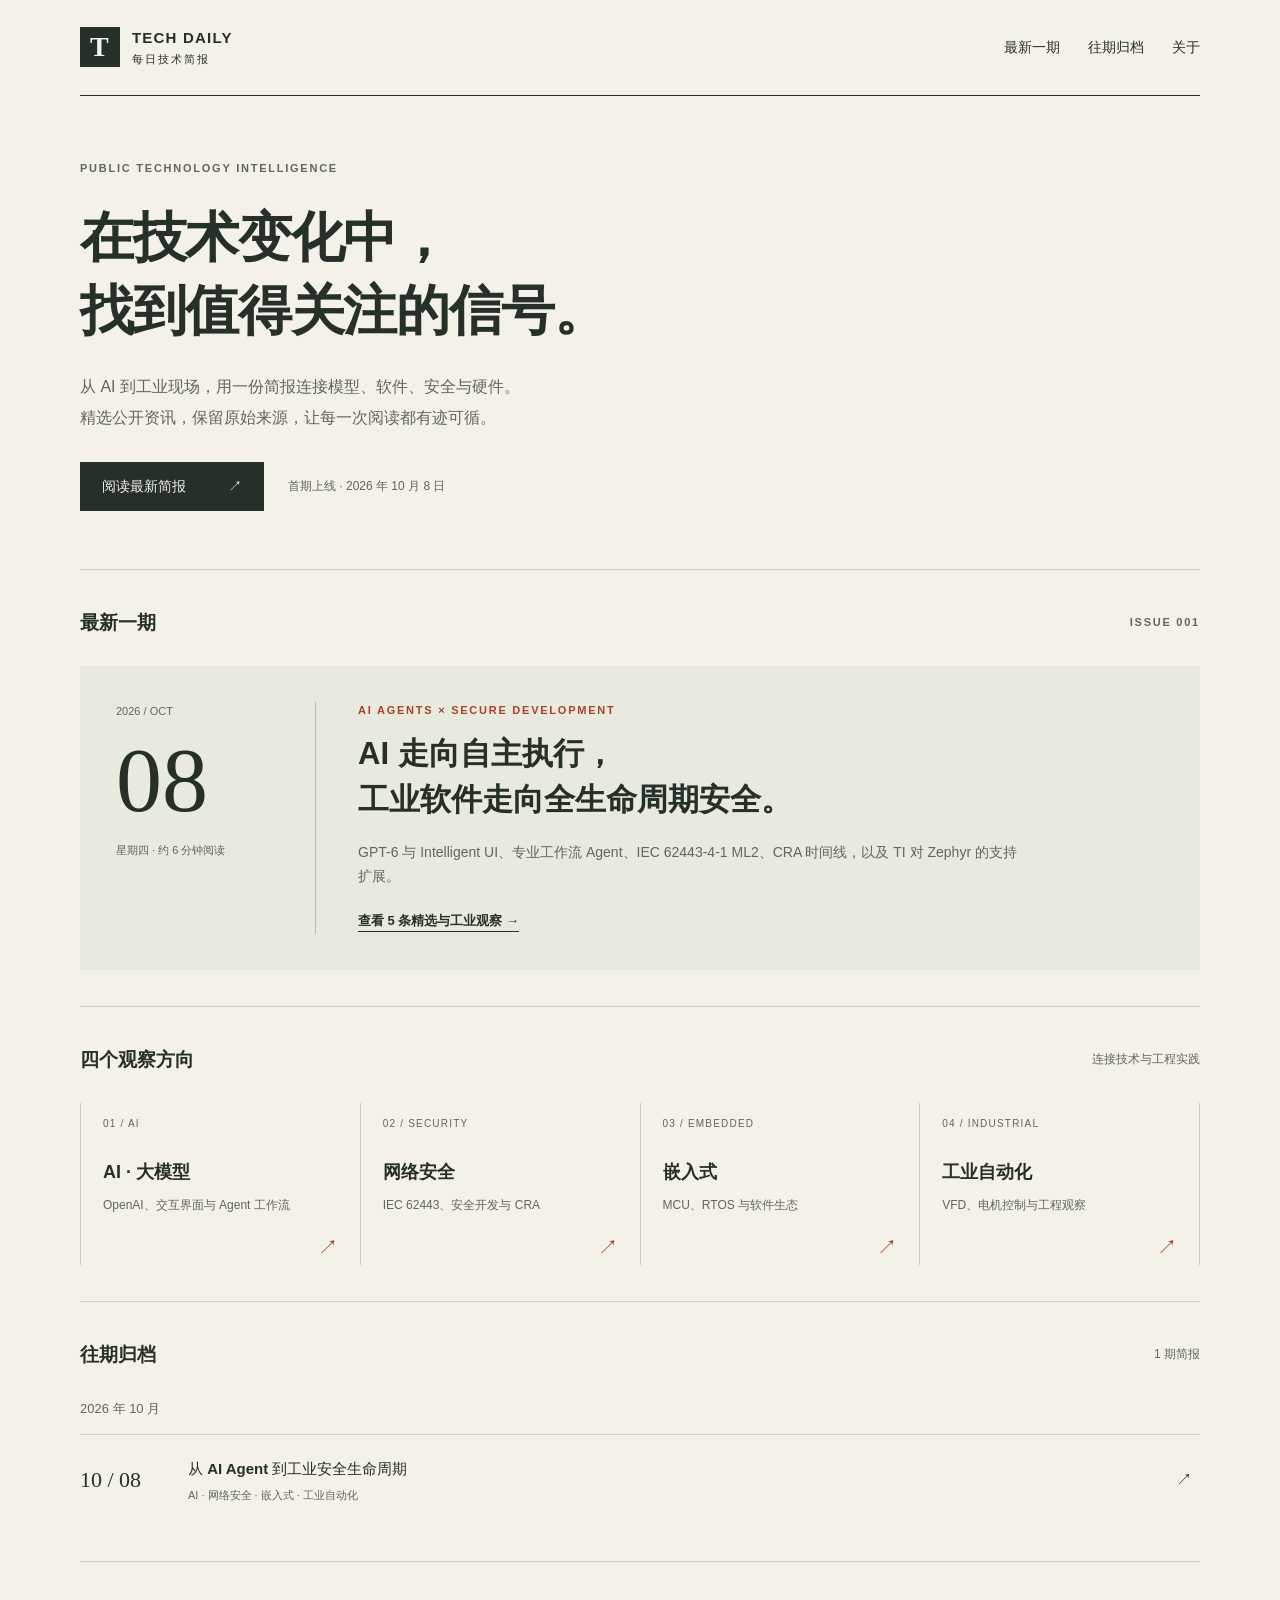
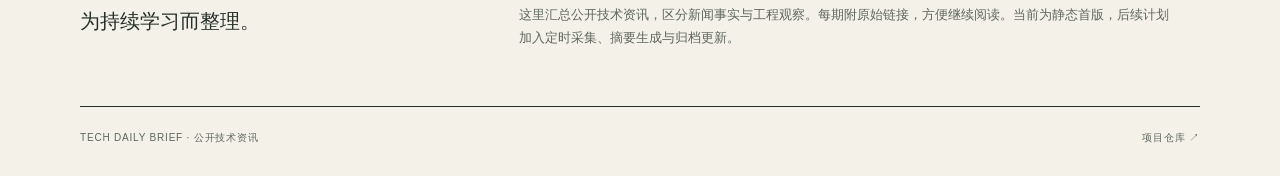
<file: index.html>
<!doctype html>
<html lang="zh-CN">
<head>
  <meta charset="utf-8">
  <meta name="viewport" content="width=device-width, initial-scale=1">
  <meta name="description" content="每日技术简报：精选 AI、网络安全、嵌入式与工业自动化的公开资讯，附摘要、工程观察和原始来源。">
  <title>每日技术简报 · Tech Daily Brief</title>
  <link rel="stylesheet" href="assets/style.css">
  <link rel="canonical" href="https://tinygyro.github.io/">
  <link rel="icon" href="data:image/svg+xml,%3Csvg xmlns='http://www.w3.org/2000/svg' viewBox='0 0 32 32'%3E%3Crect width='32' height='32' rx='7' fill='%23253028'/%3E%3Cpath d='M8 9h16M16 9v15M8 16h5M19 16h5' stroke='%23f4f1e9' stroke-width='3'/%3E%3C/svg%3E">
</head>
<body>
  <a class="skip-link" href="#main">跳到正文</a>
  <header class="site-header wrap">
    <a class="brand" href="index.html" aria-label="每日技术简报首页"><span class="brand-mark" aria-hidden="true">T</span><span>TECH DAILY <small>每日技术简报</small></span></a>
    <nav aria-label="主导航"><a href="daily/2026-10-08.html">最新一期</a><a href="#archive">往期归档</a><a href="#about">关于</a></nav>
  </header>
  <main id="main" class="wrap">
    <section class="hero" aria-labelledby="hero-title">
      <p class="eyebrow">PUBLIC TECHNOLOGY INTELLIGENCE</p>
      <h1 id="hero-title">在技术变化中，<br>找到值得关注的信号。</h1>
      <p class="hero-intro">从 AI 到工业现场，用一份简报连接模型、软件、安全与硬件。<br>精选公开资讯，保留原始来源，让每一次阅读都有迹可循。</p>
      <div class="hero-bottom"><a class="button" href="daily/2026-10-08.html">阅读最新简报 <span aria-hidden="true">↗</span></a><span class="subtle">首期上线 · 2026 年 10 月 8 日</span></div>
    </section>
    <section class="latest" aria-labelledby="latest-title">
      <div class="section-heading"><h2 id="latest-title">最新一期</h2><span class="eyebrow">ISSUE 001</span></div>
      <div class="latest-layout">
        <div class="issue-date"><span>2026 / OCT</span><strong>08</strong><span>星期四 · 约 6 分钟阅读</span></div>
        <div class="issue-copy"><p class="eyebrow accent">AI AGENTS × SECURE DEVELOPMENT</p><h3><a href="daily/2026-10-08.html">AI 走向自主执行，<br>工业软件走向全生命周期安全。</a></h3><p>GPT-6 与 Intelligent UI、专业工作流 Agent、IEC 62443-4-1 ML2、CRA 时间线，以及 TI 对 Zephyr 的支持扩展。</p><a class="text-link" href="daily/2026-10-08.html">查看 5 条精选与工业观察 →</a></div>
      </div>
    </section>
    <section class="topics" aria-labelledby="topics-title">
      <div class="section-heading"><h2 id="topics-title">四个观察方向</h2><span class="subtle">连接技术与工程实践</span></div>
      <div class="topic-grid">
        <a class="topic" href="daily/2026-10-08.html#ai"><span class="topic-number">01 / AI</span><h3>AI · 大模型</h3><p>OpenAI、交互界面与 Agent 工作流</p><span class="topic-arrow" aria-hidden="true">↗</span></a>
        <a class="topic" href="daily/2026-10-08.html#security"><span class="topic-number">02 / SECURITY</span><h3>网络安全</h3><p>IEC 62443、安全开发与 CRA</p><span class="topic-arrow" aria-hidden="true">↗</span></a>
        <a class="topic" href="daily/2026-10-08.html#embedded"><span class="topic-number">03 / EMBEDDED</span><h3>嵌入式</h3><p>MCU、RTOS 与软件生态</p><span class="topic-arrow" aria-hidden="true">↗</span></a>
        <a class="topic" href="daily/2026-10-08.html#industrial"><span class="topic-number">04 / INDUSTRIAL</span><h3>工业自动化</h3><p>VFD、电机控制与工程观察</p><span class="topic-arrow" aria-hidden="true">↗</span></a>
      </div>
    </section>
    <section id="archive" class="archive" aria-labelledby="archive-title">
      <div class="section-heading"><h2 id="archive-title">往期归档</h2><span class="subtle">1 期简报</span></div>
      <h3 class="archive-month">2026 年 10 月</h3>
      <a class="archive-row" href="daily/2026-10-08.html"><time datetime="2026-10-08">10 / 08</time><span><strong>从 AI Agent 到工业安全生命周期</strong><small>AI · 网络安全 · 嵌入式 · 工业自动化</small></span><span aria-hidden="true">↗</span></a>
    </section>
    <section id="about" class="about" aria-labelledby="about-title"><h2 id="about-title">为持续学习而整理。</h2><p>这里汇总公开技术资讯，区分新闻事实与工程观察。每期附原始链接，方便继续阅读。当前为静态首版，后续计划加入定时采集、摘要生成与归档更新。</p></section>
  </main>
  <footer class="site-footer wrap"><span>TECH DAILY BRIEF · 公开技术资讯</span><a href="https://github.com/tinygyro/tinygyro.github.io">项目仓库 ↗</a></footer>
</body>
</html>
</file>
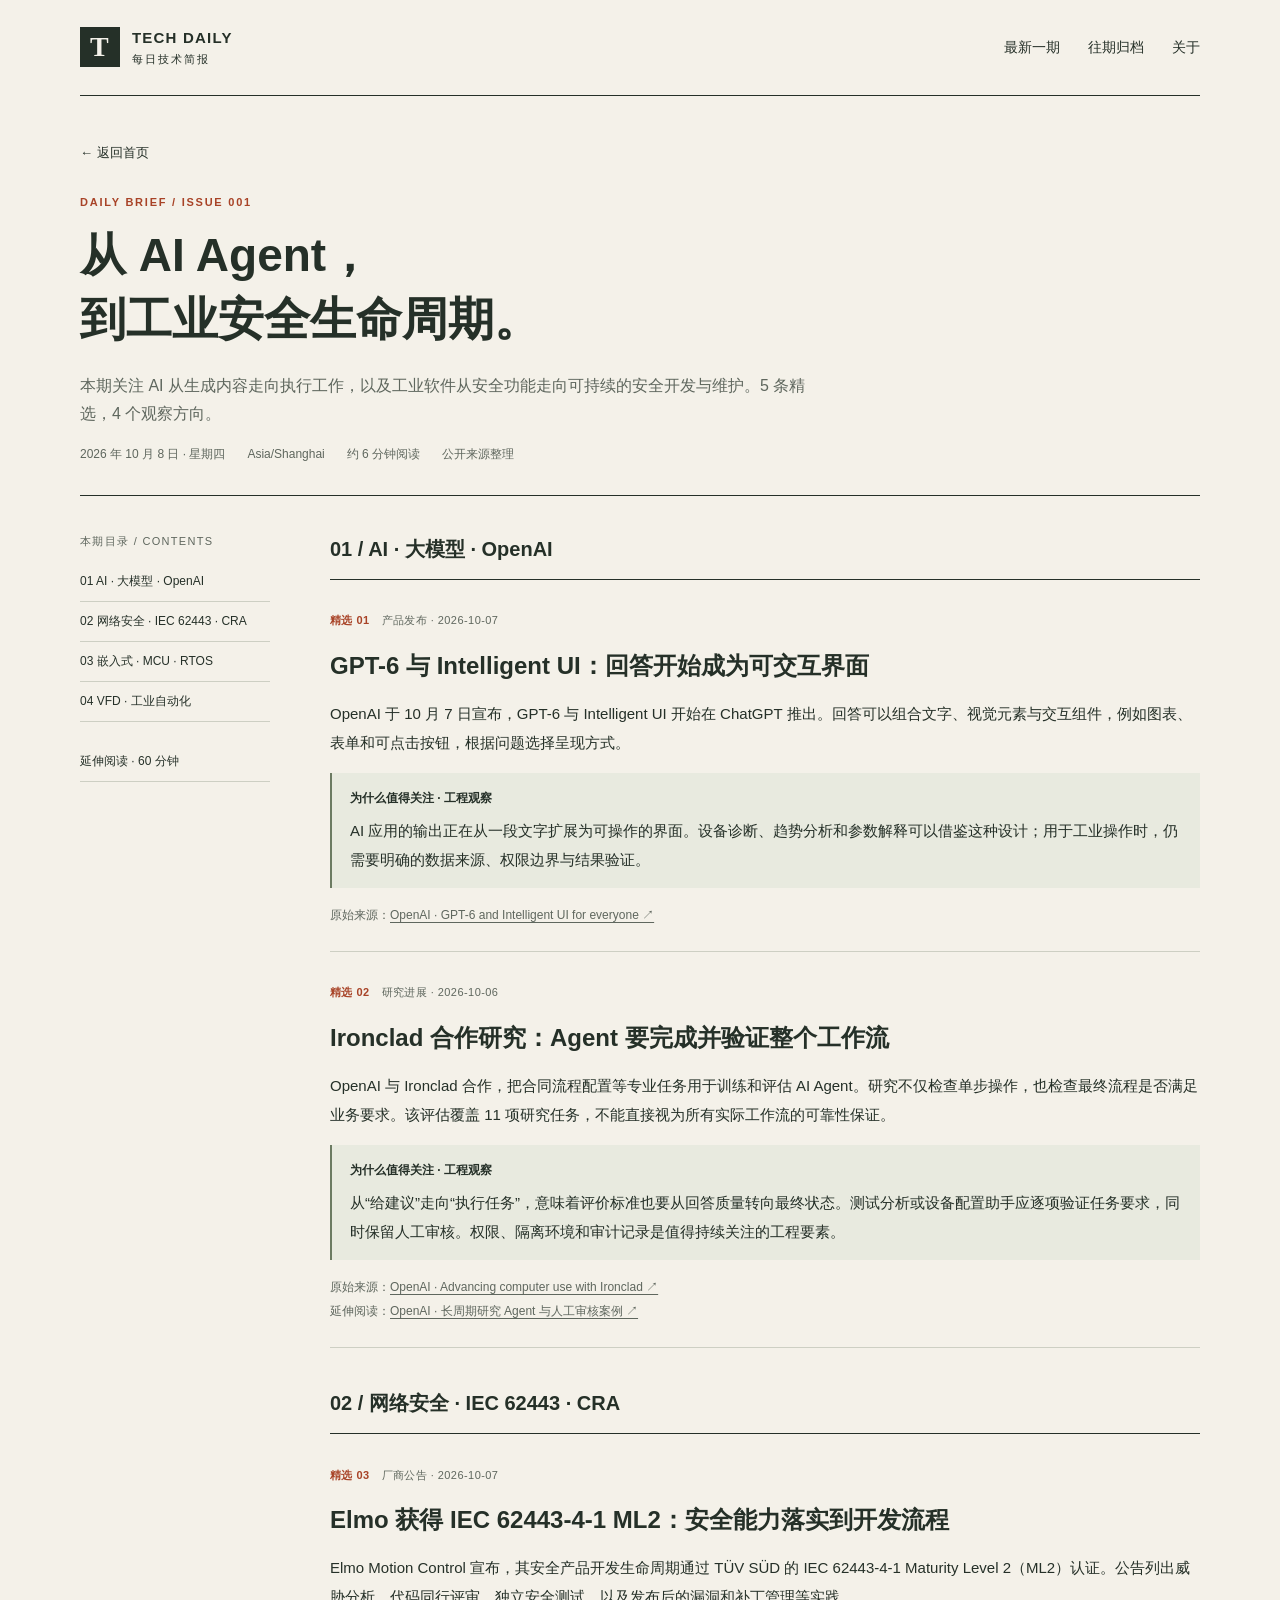
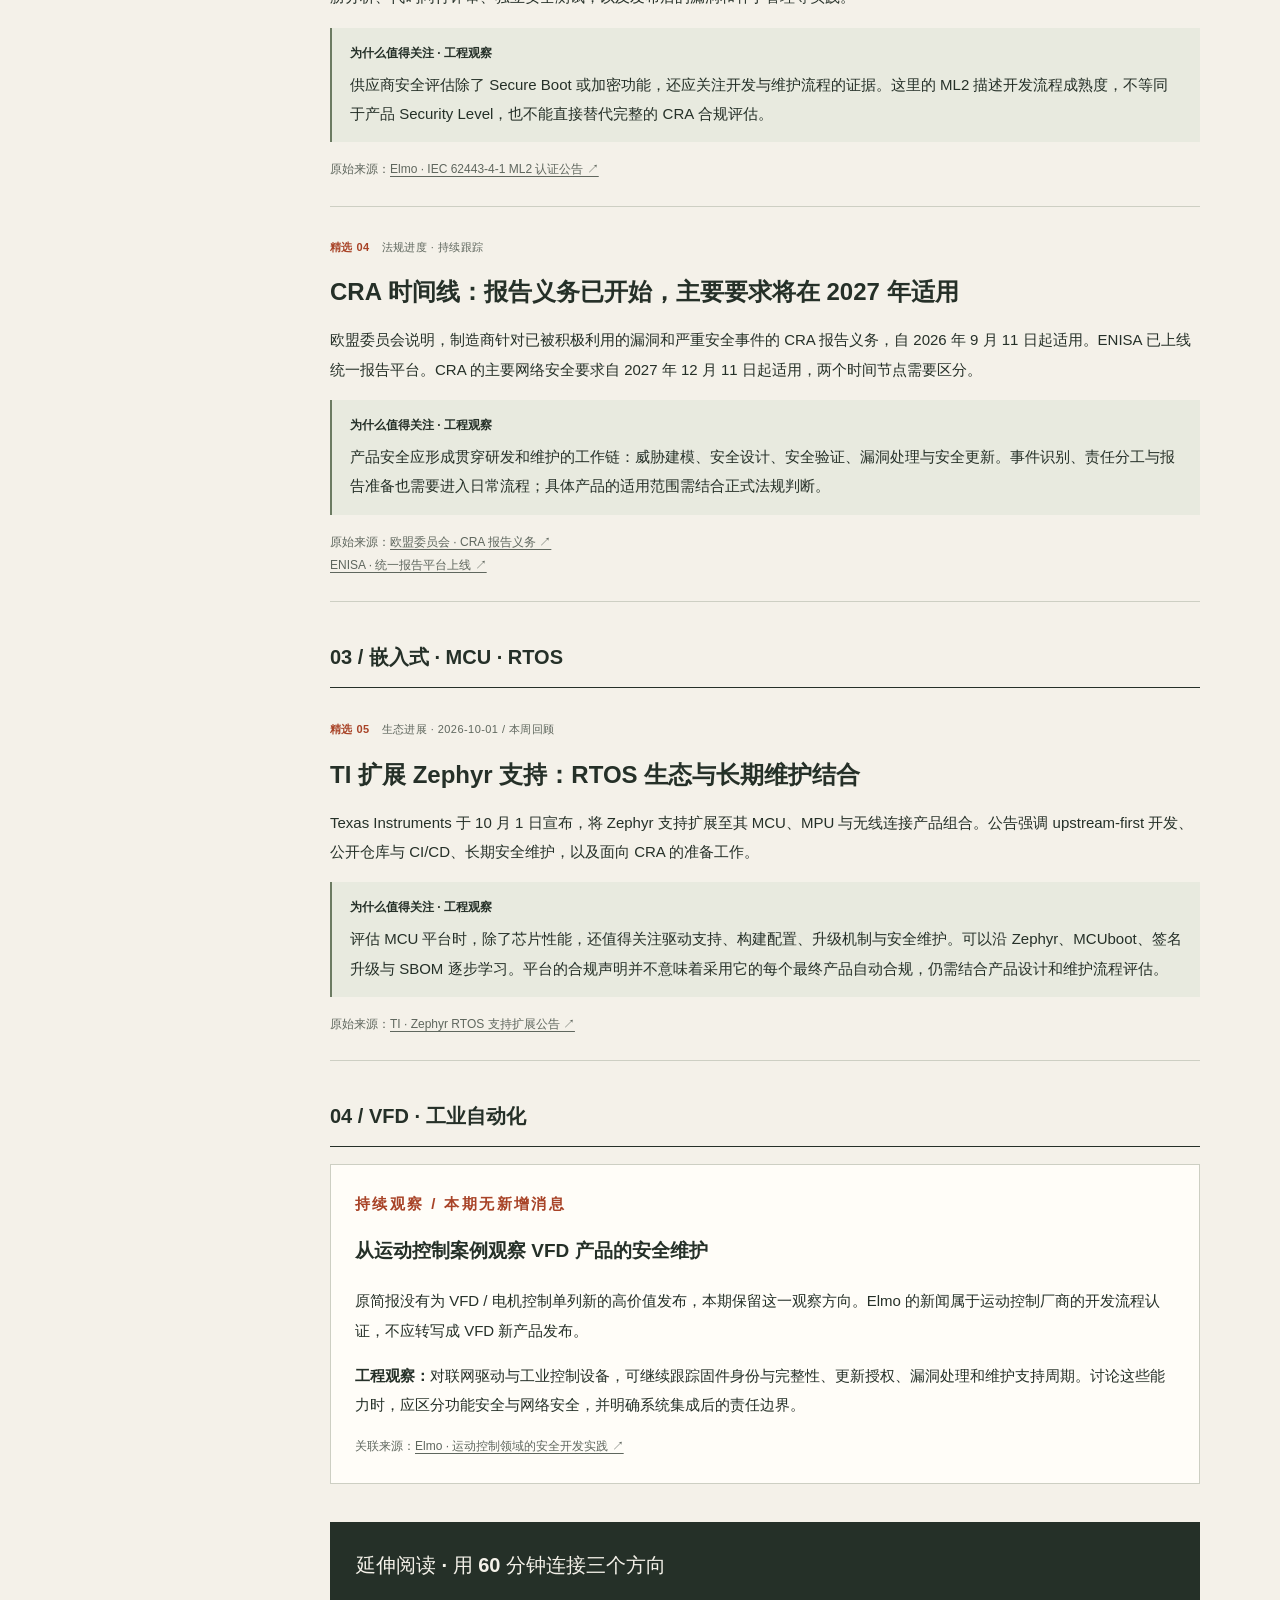
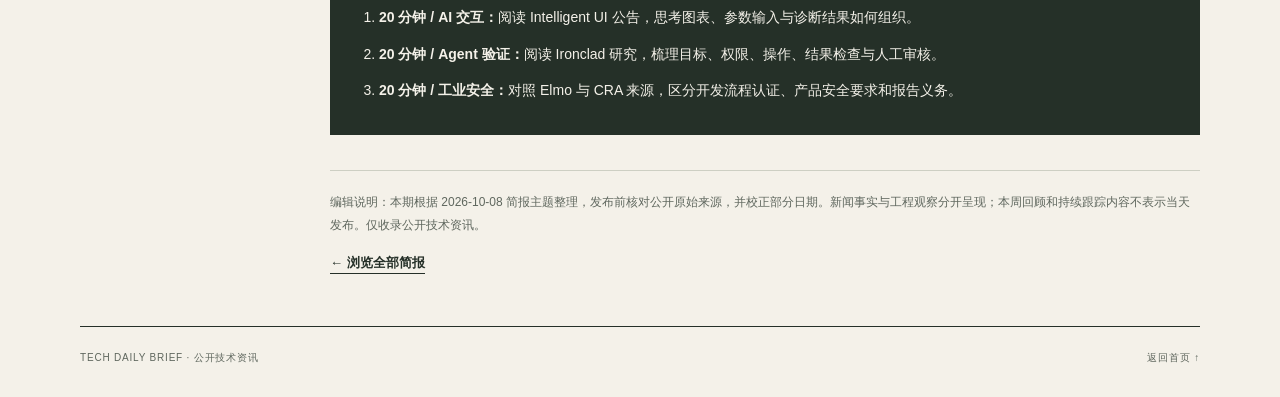
<file: daily/2026-10-08.html>
<!doctype html>
<html lang="zh-CN">
<head>
  <meta charset="utf-8">
  <meta name="viewport" content="width=device-width, initial-scale=1">
  <meta name="description" content="2026 年 10 月 8 日技术简报：GPT-6、专业工作流 Agent、IEC 62443-4-1 ML2、CRA 时间线与 TI Zephyr 支持扩展。">
  <title>2026-10-08 技术简报 · 从 AI Agent 到工业安全生命周期</title>
  <link rel="stylesheet" href="../assets/style.css">
  <link rel="canonical" href="https://tinygyro.github.io/daily/2026-10-08.html">
  <link rel="icon" href="data:image/svg+xml,%3Csvg xmlns='http://www.w3.org/2000/svg' viewBox='0 0 32 32'%3E%3Crect width='32' height='32' rx='7' fill='%23253028'/%3E%3Cpath d='M8 9h16M16 9v15M8 16h5M19 16h5' stroke='%23f4f1e9' stroke-width='3'/%3E%3C/svg%3E">
</head>
<body>
  <a class="skip-link" href="#main">跳到正文</a>
  <header class="site-header wrap"><a class="brand" href="../index.html" aria-label="每日技术简报首页"><span class="brand-mark" aria-hidden="true">T</span><span>TECH DAILY <small>每日技术简报</small></span></a><nav aria-label="主导航"><a href="../index.html#latest-title">最新一期</a><a href="../index.html#archive">往期归档</a><a href="../index.html#about">关于</a></nav></header>
  <main id="main" class="wrap">
    <header class="article-header"><a class="back-link" href="../index.html">← 返回首页</a><p class="eyebrow accent">DAILY BRIEF / ISSUE 001</p><h1>从 AI Agent，<br>到工业安全生命周期。</h1><p class="article-deck">本期关注 AI 从生成内容走向执行工作，以及工业软件从安全功能走向可持续的安全开发与维护。5 条精选，4 个观察方向。</p><div class="article-meta"><time datetime="2026-10-08">2026 年 10 月 8 日 · 星期四</time><span>Asia/Shanghai</span><span>约 6 分钟阅读</span><span>公开来源整理</span></div></header>
    <div class="reading-layout">
      <nav class="toc" aria-label="本期目录"><p>本期目录 / CONTENTS</p><a href="#ai">01 AI · 大模型 · OpenAI</a><a href="#security">02 网络安全 · IEC 62443 · CRA</a><a href="#embedded">03 嵌入式 · MCU · RTOS</a><a href="#industrial">04 VFD · 工业自动化</a><a class="toc-bottom" href="#reading">延伸阅读 · 60 分钟</a></nav>
      <div class="article-body">
        <section id="ai" class="brief-section"><h2>01 / AI · 大模型 · OpenAI</h2>
          <article class="brief-item"><p class="item-meta"><span>精选 01</span>产品发布 · 2026-10-07</p><h3>GPT-6 与 Intelligent UI：回答开始成为可交互界面</h3><p>OpenAI 于 10 月 7 日宣布，GPT-6 与 Intelligent UI 开始在 ChatGPT 推出。回答可以组合文字、视觉元素与交互组件，例如图表、表单和可点击按钮，根据问题选择呈现方式。</p><p class="why"><strong>为什么值得关注 · 工程观察</strong>AI 应用的输出正在从一段文字扩展为可操作的界面。设备诊断、趋势分析和参数解释可以借鉴这种设计；用于工业操作时，仍需要明确的数据来源、权限边界与结果验证。</p><p class="source">原始来源：<a href="https://openai.com/index/gpt-6-for-everyone/">OpenAI · GPT-6 and Intelligent UI for everyone ↗</a></p></article>
          <article class="brief-item"><p class="item-meta"><span>精选 02</span>研究进展 · 2026-10-06</p><h3>Ironclad 合作研究：Agent 要完成并验证整个工作流</h3><p>OpenAI 与 Ironclad 合作，把合同流程配置等专业任务用于训练和评估 AI Agent。研究不仅检查单步操作，也检查最终流程是否满足业务要求。该评估覆盖 11 项研究任务，不能直接视为所有实际工作流的可靠性保证。</p><p class="why"><strong>为什么值得关注 · 工程观察</strong>从“给建议”走向“执行任务”，意味着评价标准也要从回答质量转向最终状态。测试分析或设备配置助手应逐项验证任务要求，同时保留人工审核。权限、隔离环境和审计记录是值得持续关注的工程要素。</p><p class="source">原始来源：<a href="https://openai.com/index/advancing-computer-use-with-ironclad/">OpenAI · Advancing computer use with Ironclad ↗</a><br>延伸阅读：<a href="https://openai.com/index/jump-trading/">OpenAI · 长周期研究 Agent 与人工审核案例 ↗</a></p></article>
        </section>
        <section id="security" class="brief-section"><h2>02 / 网络安全 · IEC 62443 · CRA</h2>
          <article class="brief-item"><p class="item-meta"><span>精选 03</span>厂商公告 · 2026-10-07</p><h3>Elmo 获得 IEC 62443-4-1 ML2：安全能力落实到开发流程</h3><p>Elmo Motion Control 宣布，其安全产品开发生命周期通过 TÜV SÜD 的 IEC 62443-4-1 Maturity Level 2（ML2）认证。公告列出威胁分析、代码同行评审、独立安全测试，以及发布后的漏洞和补丁管理等实践。</p><p class="why"><strong>为什么值得关注 · 工程观察</strong>供应商安全评估除了 Secure Boot 或加密功能，还应关注开发与维护流程的证据。这里的 ML2 描述开发流程成熟度，不等同于产品 Security Level，也不能直接替代完整的 CRA 合规评估。</p><p class="source">原始来源：<a href="https://www.elmomc.com/elmo-press-release/iec-62443-4-1-ml2-cybersecurity-certification-for-secure-product-development/">Elmo · IEC 62443-4-1 ML2 认证公告 ↗</a></p></article>
          <article class="brief-item"><p class="item-meta"><span>精选 04</span>法规进度 · 持续跟踪</p><h3>CRA 时间线：报告义务已开始，主要要求将在 2027 年适用</h3><p>欧盟委员会说明，制造商针对已被积极利用的漏洞和严重安全事件的 CRA 报告义务，自 2026 年 9 月 11 日起适用。ENISA 已上线统一报告平台。CRA 的主要网络安全要求自 2027 年 12 月 11 日起适用，两个时间节点需要区分。</p><p class="why"><strong>为什么值得关注 · 工程观察</strong>产品安全应形成贯穿研发和维护的工作链：威胁建模、安全设计、安全验证、漏洞处理与安全更新。事件识别、责任分工与报告准备也需要进入日常流程；具体产品的适用范围需结合正式法规判断。</p><p class="source">原始来源：<a href="https://digital-strategy.ec.europa.eu/en/policies/cra-reporting">欧盟委员会 · CRA 报告义务 ↗</a><br><a href="https://www.enisa.europa.eu/news/the-cra-single-reporting-platform-is-launched">ENISA · 统一报告平台上线 ↗</a></p></article>
        </section>
        <section id="embedded" class="brief-section"><h2>03 / 嵌入式 · MCU · RTOS</h2>
          <article class="brief-item"><p class="item-meta"><span>精选 05</span>生态进展 · 2026-10-01 / 本周回顾</p><h3>TI 扩展 Zephyr 支持：RTOS 生态与长期维护结合</h3><p>Texas Instruments 于 10 月 1 日宣布，将 Zephyr 支持扩展至其 MCU、MPU 与无线连接产品组合。公告强调 upstream-first 开发、公开仓库与 CI/CD、长期安全维护，以及面向 CRA 的准备工作。</p><p class="why"><strong>为什么值得关注 · 工程观察</strong>评估 MCU 平台时，除了芯片性能，还值得关注驱动支持、构建配置、升级机制与安全维护。可以沿 Zephyr、MCUboot、签名升级与 SBOM 逐步学习。平台的合规声明并不意味着采用它的每个最终产品自动合规，仍需结合产品设计和维护流程评估。</p><p class="source">原始来源：<a href="https://www.ti.com/about-ti/newsroom/news-releases/2026/ti-expands-zephyr-rtos-support-to-its-broad-embedded-portfolio.html">TI · Zephyr RTOS 支持扩展公告 ↗</a></p></article>
        </section>
        <section id="industrial" class="brief-section"><h2>04 / VFD · 工业自动化</h2><div class="watch-note"><p class="eyebrow accent">持续观察 / 本期无新增消息</p><h3>从运动控制案例观察 VFD 产品的安全维护</h3><p>原简报没有为 VFD / 电机控制单列新的高价值发布，本期保留这一观察方向。Elmo 的新闻属于运动控制厂商的开发流程认证，不应转写成 VFD 新产品发布。</p><p><strong>工程观察：</strong>对联网驱动与工业控制设备，可继续跟踪固件身份与完整性、更新授权、漏洞处理和维护支持周期。讨论这些能力时，应区分功能安全与网络安全，并明确系统集成后的责任边界。</p><p class="source">关联来源：<a href="https://www.elmomc.com/elmo-press-release/iec-62443-4-1-ml2-cybersecurity-certification-for-secure-product-development/">Elmo · 运动控制领域的安全开发实践 ↗</a></p></div></section>
        <section id="reading" class="reading-plan"><h2>延伸阅读 · 用 60 分钟连接三个方向</h2><ol><li><strong>20 分钟 / AI 交互：</strong>阅读 Intelligent UI 公告，思考图表、参数输入与诊断结果如何组织。</li><li><strong>20 分钟 / Agent 验证：</strong>阅读 Ironclad 研究，梳理目标、权限、操作、结果检查与人工审核。</li><li><strong>20 分钟 / 工业安全：</strong>对照 Elmo 与 CRA 来源，区分开发流程认证、产品安全要求和报告义务。</li></ol></section>
        <p class="editor-note">编辑说明：本期根据 2026-10-08 简报主题整理，发布前核对公开原始来源，并校正部分日期。新闻事实与工程观察分开呈现；本周回顾和持续跟踪内容不表示当天发布。仅收录公开技术资讯。</p>
        <a class="text-link" href="../index.html#archive">← 浏览全部简报</a>
      </div>
    </div>
  </main>
  <footer class="site-footer wrap"><span>TECH DAILY BRIEF · 公开技术资讯</span><a href="../index.html">返回首页 ↑</a></footer>
</body>
</html>
</file>
<file: assets/style.css>
:root{color-scheme:light;--paper:#f4f1e9;--ink:#253028;--muted:#5f675e;--line:#cdcfc3;--accent:#a84327;--panel:#e8eadf;--white:#fffdf8}
*{box-sizing:border-box}html{scroll-behavior:smooth;scroll-padding-top:24px;max-width:100%;overflow-x:hidden}
body{margin:0;background:var(--paper);color:var(--ink);font-family:-apple-system,BlinkMacSystemFont,"Segoe UI","PingFang SC","Microsoft YaHei",sans-serif;line-height:1.75;-webkit-font-smoothing:antialiased}
a{color:inherit;text-decoration:none}a:hover{color:var(--accent)}a:focus-visible{outline:3px solid var(--accent);outline-offset:5px;border-radius:2px}p,h1,h2,h3{margin-top:0}p{overflow-wrap:anywhere}
.wrap{width:min(1120px,calc(100% - 80px));margin-inline:auto}.skip-link{position:absolute;top:-100px;left:16px;padding:12px 20px;background:var(--ink);color:white;z-index:10}.skip-link:focus{top:12px}
.site-header{display:flex;align-items:center;justify-content:space-between;padding-block:27px;border-bottom:1px solid var(--ink);gap:24px}.brand{display:flex;align-items:center;gap:12px;font-size:15px;font-weight:750;letter-spacing:.08em;line-height:1.3}.brand-mark{display:grid;place-items:center;background:var(--ink);color:var(--paper);width:40px;height:40px;font-family:Georgia,serif;font-size:28px}.brand small{display:block;font-weight:450;font-size:11px;letter-spacing:.18em;margin-top:5px}nav{display:flex;gap:28px;font-size:14px}nav a{padding-block:8px}
.hero{padding-block:64px 58px;border-bottom:1px solid var(--line)}.eyebrow{font-size:11px;font-weight:650;letter-spacing:.16em;line-height:1.6;color:var(--muted)}.hero h1{font-size:clamp(32px,4.7vw,54px);line-height:1.35;letter-spacing:-.025em;font-weight:650;margin:24px 0}.hero-intro{font-size:16px;line-height:1.95;color:var(--muted);max-width:700px;margin-bottom:29px}.hero-bottom{display:flex;align-items:center;gap:24px;flex-wrap:wrap}.button{display:inline-flex;align-items:center;gap:42px;background:var(--ink);color:var(--paper);padding:12px 22px;font-size:14px;font-weight:550}.button:hover{color:var(--paper);background:#405344}.subtle{color:var(--muted);font-size:12px}
.section-heading{display:flex;align-items:center;justify-content:space-between;gap:16px;margin-bottom:27px}.section-heading h2{font-size:19px;font-weight:600;margin:0}.latest,.topics,.archive{padding-block:36px;border-bottom:1px solid var(--line)}.latest-layout{display:grid;grid-template-columns:200px 1fr;gap:42px;background:var(--panel);padding:36px}.issue-date{display:flex;flex-direction:column;border-right:1px solid #b7bdae;padding-right:26px;font-size:11px;color:var(--muted)}.issue-date strong{font-family:Georgia,"Times New Roman",serif;font-size:92px;line-height:1.3;color:var(--ink);font-weight:400}.accent{color:var(--accent)}.issue-copy h3{font-size:clamp(23px,2.7vw,31px);font-weight:600;line-height:1.5;margin-bottom:16px}.issue-copy p:not(.eyebrow){font-size:14px;color:var(--muted);max-width:660px;margin-bottom:17px}.text-link{font-size:13px;font-weight:600;border-bottom:1px solid currentColor;padding-bottom:3px}
.topic-grid{display:grid;grid-template-columns:repeat(4,minmax(0,1fr));border-left:1px solid var(--line)}.topic{position:relative;border-right:1px solid var(--line);padding:5px 22px 26px;display:block}.topic-number{font-size:10px;letter-spacing:.12em;color:var(--muted)}.topic h3{font-size:18px;margin:21px 0 7px;font-weight:600}.topic p{font-size:12px;color:var(--muted);margin-bottom:22px;line-height:1.8}.topic-arrow{position:absolute;bottom:0;right:22px;color:var(--accent);font-size:20px}
.archive-month{font-size:13px;color:var(--muted);font-weight:500}.archive-row{display:grid;grid-template-columns:90px 1fr 24px;align-items:center;gap:18px;padding-block:20px;border-top:1px solid var(--line)}.archive-row time{font-family:Georgia,serif;font-size:22px}.archive-row strong{font-size:15px;font-weight:550}.archive-row small{display:block;font-size:11px;color:var(--muted);margin-top:3px}.about{display:grid;grid-template-columns:1fr 1.8fr;gap:60px;padding-block:42px 50px}.about h2{font-size:20px;font-weight:550}.about p{color:var(--muted);font-size:13px;max-width:650px;margin:0}.site-footer{display:flex;justify-content:space-between;gap:20px;border-top:1px solid var(--ink);padding-block:22px 30px;font-size:10px;letter-spacing:.08em;color:var(--muted)}
.back-link{display:inline-block;font-size:13px;margin-bottom:30px}.article-header{padding-block:42px 30px;border-bottom:1px solid var(--ink)}.article-header h1{font-size:clamp(30px,4vw,46px);line-height:1.4;font-weight:600;margin-bottom:20px}.article-deck{max-width:750px;color:var(--muted);font-size:16px}.article-meta{display:flex;flex-wrap:wrap;gap:8px 22px;font-size:12px;color:var(--muted)}.reading-layout{display:grid;grid-template-columns:190px minmax(0,1fr);gap:60px;padding-block:36px 50px}.article-body{min-width:0}.toc{display:block;align-self:start;position:sticky;top:24px;font-size:12px}.toc p{font-size:11px;letter-spacing:.12em;color:var(--muted)}.toc a{display:block;padding:9px 0;border-bottom:1px solid var(--line)}.toc .toc-bottom{margin-top:20px}.brief-section{margin-bottom:38px;scroll-margin-top:24px}.brief-section>h2{font-size:20px;border-bottom:1px solid var(--ink);padding-bottom:12px;font-weight:600}.brief-item{padding:14px 0 24px;border-bottom:1px solid var(--line)}.brief-item+.brief-item{padding-top:30px}.item-meta{font-size:11px!important;color:var(--muted);letter-spacing:.04em;margin-bottom:10px}.item-meta span{color:var(--accent);font-weight:650;margin-right:12px}.brief-item h3{font-size:24px;line-height:1.5;font-weight:600;margin-bottom:15px;overflow-wrap:anywhere}.brief-item p,.watch-note p{font-size:15px;line-height:1.95;margin-bottom:16px}.why{padding:14px 18px;background:var(--panel);border-left:2px solid #6c7b62}.why strong{display:block;font-size:12px;margin-bottom:5px}.source{font-size:12px!important;color:var(--muted);margin-bottom:0!important}.source a{text-decoration:underline;text-underline-offset:3px;overflow-wrap:anywhere}.watch-note{background:var(--white);border:1px solid var(--line);padding:24px}.watch-note h3{font-size:19px;font-weight:600}.reading-plan{background:var(--ink);color:var(--paper);padding:26px;margin-bottom:35px}.reading-plan h2{font-size:20px;font-weight:550}.reading-plan ol{padding-left:23px;margin-bottom:0;font-size:14px}.reading-plan li{padding-block:6px}.editor-note{color:var(--muted);font-size:12px;line-height:1.9;border-top:1px solid var(--line);padding-top:20px}
@media(max-width:800px){.wrap{width:calc(100% - 48px)}.topic-grid{grid-template-columns:repeat(2,minmax(0,1fr));row-gap:30px}.latest-layout{grid-template-columns:150px 1fr;gap:24px;padding:26px}.issue-date strong{font-size:76px}.about{gap:28px;grid-template-columns:1fr 1.5fr}.reading-layout{grid-template-columns:1fr;gap:25px}.toc{position:static;display:flex;flex-wrap:wrap;gap:6px 20px}.toc p{flex-basis:100%;margin-bottom:0}.toc a{padding:8px 0}.toc .toc-bottom{margin-top:0}.article-header{padding-top:30px}}
@media(max-width:540px){.wrap{width:calc(100% - 36px)}.site-header{align-items:flex-start;flex-direction:column;gap:14px;padding-block:20px 16px}.site-header nav{display:grid;grid-template-columns:repeat(3,auto);width:100%;justify-content:space-between;gap:10px;font-size:13px}.hero{padding-block:38px}.hero h1{font-size:32px;margin-top:18px}.hero-intro{font-size:14px}.hero-bottom{gap:16px}.latest-layout{grid-template-columns:1fr;gap:22px;padding:22px}.issue-date{border-right:0;border-bottom:1px solid #b7bdae;padding:0 0 16px;display:grid;grid-template-columns:1fr auto;align-items:center}.issue-date strong{font-size:54px;grid-row:1/3;grid-column:2;line-height:1}.issue-copy h3{font-size:24px}.section-heading{margin-bottom:22px}.section-heading .subtle{font-size:11px}.topic{padding-inline:15px}.topic h3{font-size:17px}.archive-row{grid-template-columns:62px 1fr 16px;gap:12px}.archive-row time{font-size:18px}.archive-row strong{font-size:14px}.about{grid-template-columns:1fr;gap:7px;padding-block:30px}.site-footer{font-size:9px;flex-wrap:wrap}.brief-item h3{font-size:22px}.brief-item p,.watch-note p{font-size:14px}.watch-note{padding:19px}.article-deck{font-size:14px}.article-meta{font-size:11px}.article-header h1{font-size:30px}.reading-plan{padding:22px}.reading-plan ol{font-size:13px}}
@media(prefers-reduced-motion:reduce){html{scroll-behavior:auto}}
@media print{body{background:white;color:black}.wrap{width:100%}.site-header nav,.toc,.back-link,.button,.skip-link{display:none}.reading-layout{display:block}.brief-item,.watch-note,.reading-plan{break-inside:avoid}.reading-plan{background:white;color:black;border:1px solid #888}.site-footer{font-size:10px}a{text-decoration:underline}}
</file>
